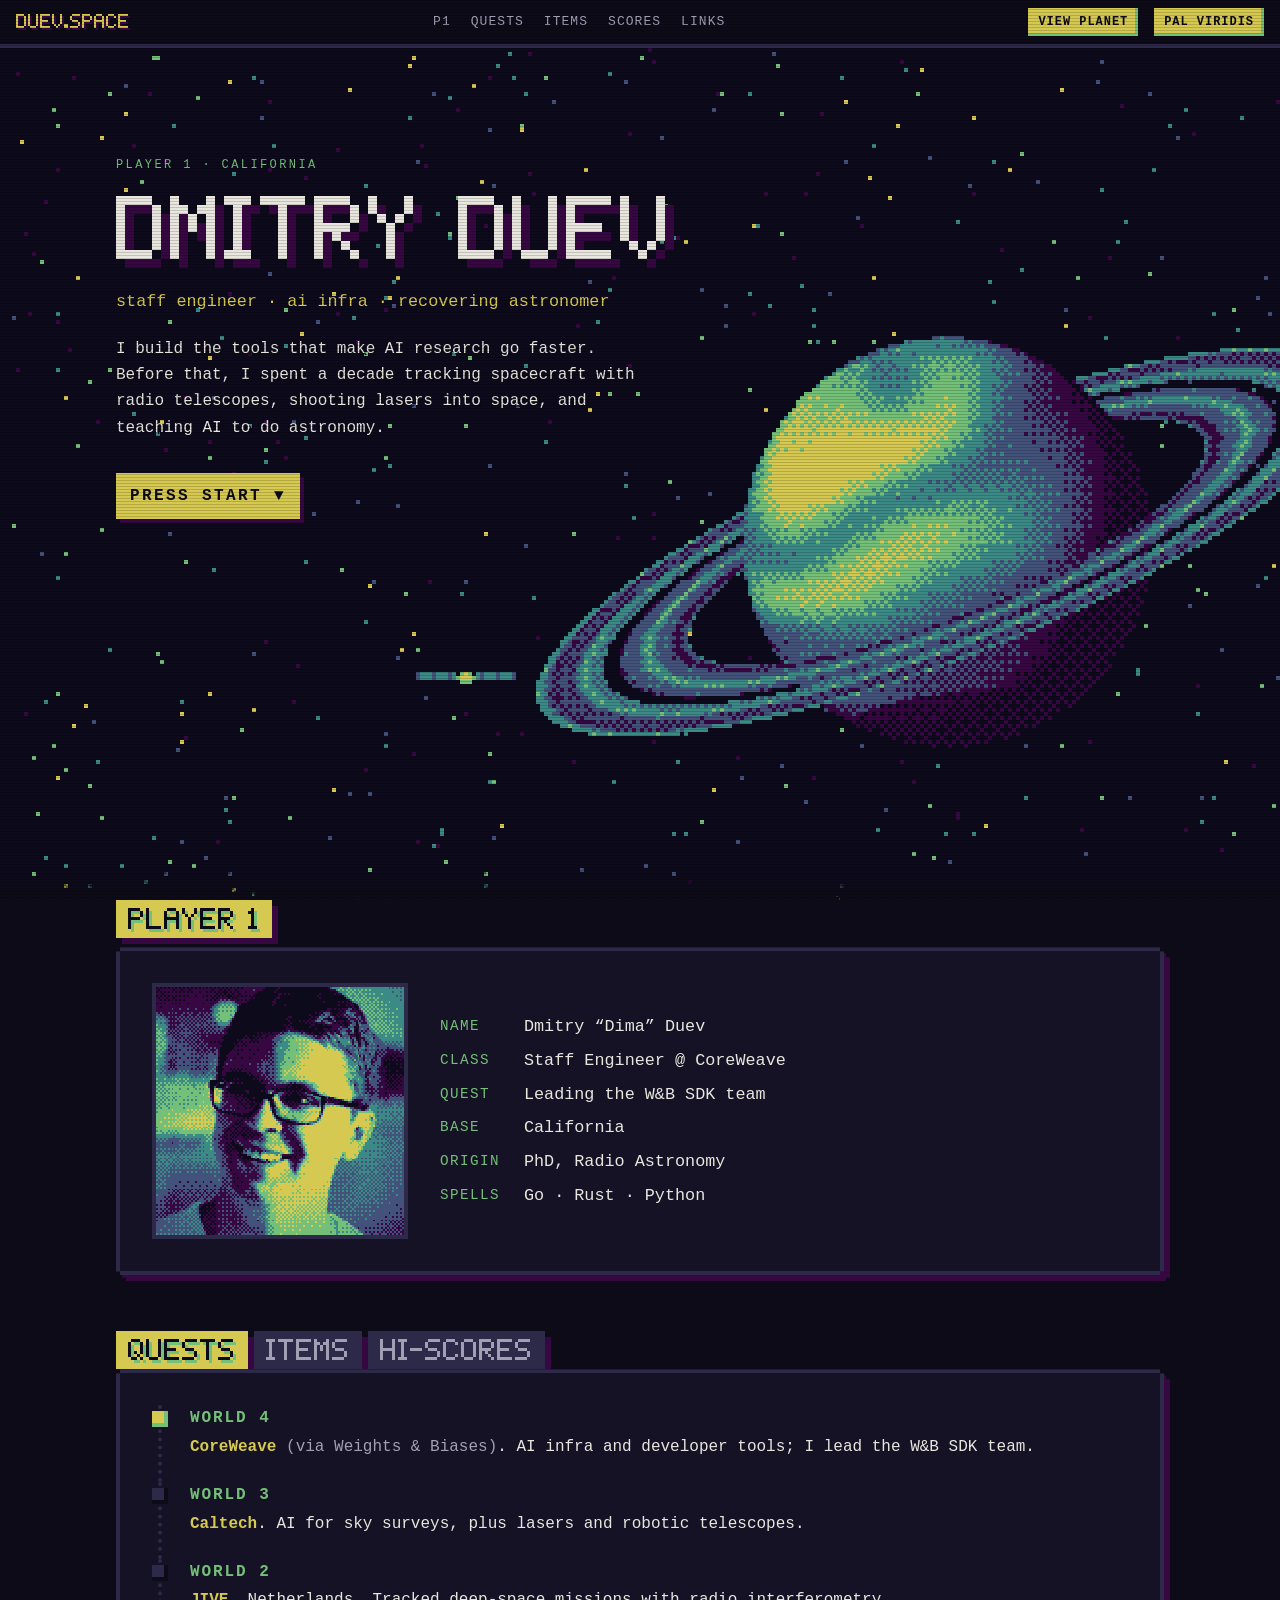
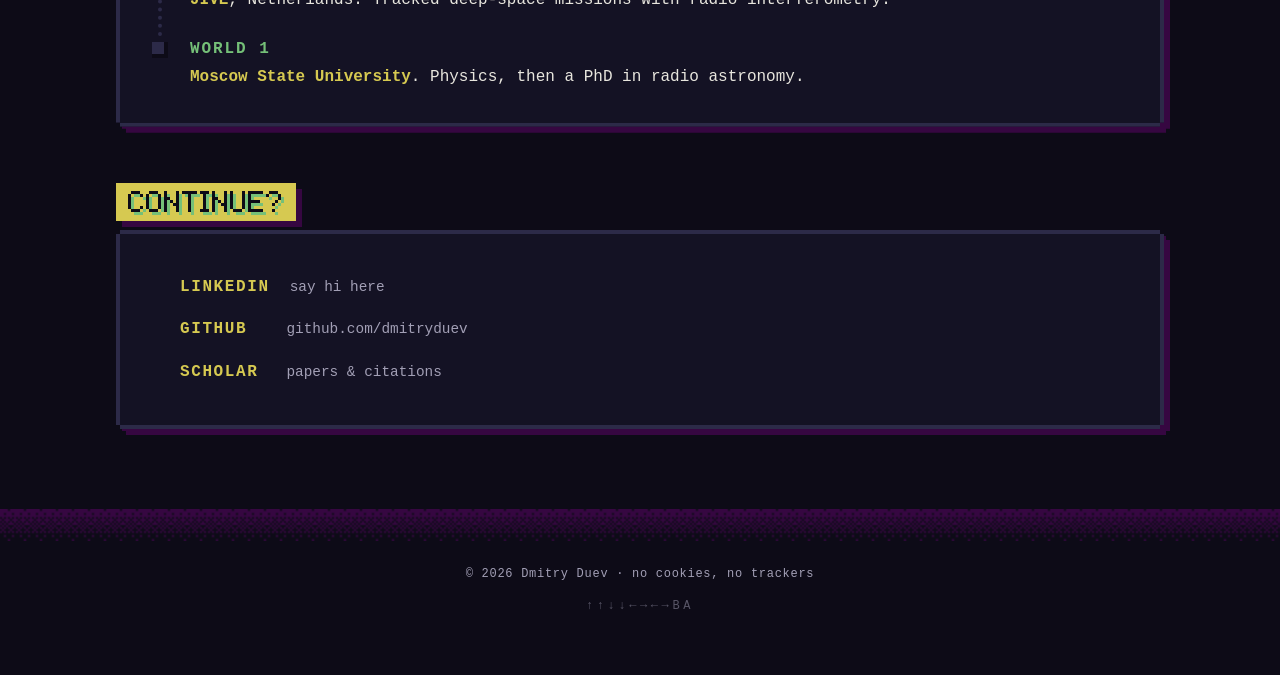
<file: public/index.html>
<!doctype html>
<html lang="en" data-pal="viridis">
<head>
<meta charset="utf-8">
<meta name="viewport" content="width=device-width, initial-scale=1">
<title>Dmitry Duev · duev.space</title>
<meta name="description" content="Dmitry Duev: Staff Engineer at CoreWeave, leading the W&amp;B SDK team. Recovering astronomer.">
<meta name="author" content="Dmitry Duev">
<meta name="theme-color" content="#0d0b17">
<meta property="og:type" content="website">
<meta property="og:url" content="https://duev.space/">
<meta property="og:title" content="Dmitry Duev · duev.space">
<meta property="og:description" content="I build the tools that make AI research go faster. Recovering astronomer.">
<meta property="og:image" content="https://duev.space/static/img/og.png">
<meta name="twitter:card" content="summary_large_image">
<link rel="icon" href="static/img/favicon.svg" type="image/svg+xml">
<link rel="icon" href="static/img/favicon-32.png" sizes="32x32" type="image/png">
<link rel="apple-touch-icon" href="static/img/icon-180.png">
<link rel="stylesheet" href="static/css/site.css">
<script src="static/js/pal.js"></script>
<script src="static/js/site.js" defer></script>
</head>
<body>

<header class="hud">
  <a class="hud-logo" href="#top"><span class="px" data-scale="2" data-min="2">DUEV.SPACE</span></a>
  <nav class="hud-nav" aria-label="Sections">
    <a href="#p1">P1</a>
    <a href="#quests">QUESTS</a>
    <a href="#items">ITEMS</a>
    <a href="#scores">SCORES</a>
    <a href="#links">LINKS</a>
  </nav>
  <button class="hud-btn" id="view" type="button" title="Switch view">VIEW <b id="view-name">PLANET</b></button>
  <button class="hud-btn" id="pal" type="button" title="Swap palette">PAL <b id="pal-name">VIRIDIS</b></button>
</header>

<main id="top">

<section class="hero" aria-label="Intro">
  <canvas id="sky" aria-hidden="true"></canvas>
  <div class="hero-in">
    <p class="kicker">PLAYER 1 · CALIFORNIA</p>
    <h1 class="px title" data-scale="9" data-min="4">DMITRY DUEV</h1>
    <p class="tag">staff engineer · ai infra · recovering astronomer</p>
    <p class="lede">I build the tools that make AI research go faster. Before that, I spent a decade
      tracking spacecraft with radio telescopes, shooting lasers into space, and teaching AI to do astronomy.</p>
    <a class="start" href="#p1">PRESS START <span aria-hidden="true">▼</span></a>
  </div>
  <div class="fade" aria-hidden="true"></div>
</section>

<section class="sec" id="p1">
  <h2 class="px tab" data-scale="3" data-min="2">PLAYER 1</h2>
  <div class="win p1">
    <figure class="portrait">
      <img id="portrait" src="static/img/portrait.png" width="128" height="128" alt="Dithered pixel-art portrait of Dmitry">
    </figure>
    <div>
      <dl class="stats">
        <dt>NAME</dt><dd>Dmitry “Dima” Duev</dd>
        <dt>CLASS</dt><dd>Staff Engineer @ CoreWeave</dd>
        <dt>QUEST</dt><dd>Leading the W&amp;B SDK team</dd>
        <dt>BASE</dt><dd>California</dd>
        <dt>ORIGIN</dt><dd>PhD, Radio Astronomy</dd>
        <dt>SPELLS</dt><dd>Go · Rust · Python</dd>
      </dl>
    </div>
  </div>
</section>

<section class="sec" id="log" aria-label="Quests, items and scores">
  <div class="tabs" role="tablist" aria-label="Log">
    <button class="px tab" role="tab" id="tab-quests" aria-controls="quests" aria-selected="true" data-scale="3" data-scale-sm="2" data-min="2">QUESTS</button>
    <button class="px tab" role="tab" id="tab-items" aria-controls="items" aria-selected="false" data-scale="3" data-scale-sm="2" data-min="2">ITEMS</button>
    <button class="px tab" role="tab" id="tab-scores" aria-controls="scores" aria-selected="false" data-scale="3" data-scale-sm="2" data-min="2">HI-SCORES</button>
  </div>
  <div class="win">
    <div class="panel" id="quests" role="tabpanel" aria-labelledby="tab-quests">
      <ol class="quests">
        <li class="q now">
          <span class="world">WORLD 4</span>
          <p><b>CoreWeave</b> <span class="dim">(via Weights &amp; Biases)</span>. AI infra and developer tools; I lead the W&amp;B SDK team.</p>
        </li>
        <li class="q">
          <span class="world">WORLD 3</span>
          <p><b>Caltech</b>. AI for sky surveys, plus lasers and robotic telescopes.</p>
        </li>
        <li class="q">
          <span class="world">WORLD 2</span>
          <p><b>JIVE</b>, Netherlands. Tracked deep-space missions with radio interferometry.</p>
        </li>
        <li class="q">
          <span class="world">WORLD 1</span>
          <p><b>Moscow State University</b>. Physics, then a PhD in radio astronomy.</p>
        </li>
      </ol>
    </div>
    <div class="panel" id="items" role="tabpanel" aria-labelledby="tab-items">
      <p class="intro">Some cool stuff I’ve built:</p>
      <ul class="items">
        <li><a class="item" href="https://github.com/wandb/wandb">
          <canvas class="spr" data-spr="term" width="12" height="12" aria-hidden="true"></canvas>
          <span><b>LEET</b><span>Terminal UI for your W&amp;B runs.</span></span></a></li>
        <li><a class="item" href="https://github.com/wandb/wandb">
          <canvas class="spr" data-spr="chip" width="12" height="12" aria-hidden="true"></canvas>
          <span><b>wandb-core</b><span>The Go engine inside the W&amp;B SDK.</span></span></a></li>
        <li><a class="item" href="https://github.com/wandb/wandb">
          <canvas class="spr" data-spr="pulse" width="12" height="12" aria-hidden="true"></canvas>
          <span><b>System metrics</b><span>GPU/TPU monitoring in Go and Rust.</span></span></a></li>
        <li><a class="item" href="https://github.com/dmitryduev/tails">
          <canvas class="spr" data-spr="comet" width="12" height="12" aria-hidden="true"></canvas>
          <span><b>Tails</b><span>Found the first comet discovered with AI.</span></span></a></li>
        <li><a class="item" href="https://github.com/dmitryduev/DeepStreaks">
          <canvas class="spr" data-spr="rock" width="12" height="12" aria-hidden="true"></canvas>
          <span><b>DeepStreaks</b><span>Hunts near-Earth asteroids.</span></span></a></li>
        <li><a class="item" href="https://github.com/dmitryduev/braai">
          <canvas class="spr" data-spr="flame" width="12" height="12" aria-hidden="true"></canvas>
          <span><b>braai</b><span>Tells real cosmic events from bogus ones.</span></span></a></li>
        <li><a class="item" href="https://github.com/skyportal/kowalski">
          <canvas class="spr" data-spr="penguin" width="12" height="12" aria-hidden="true"></canvas>
          <span><b>Kowalski</b><span>Sky-survey archive and alert broker.</span></span></a></li>
        <li><a class="item" href="https://github.com/fritz-marshal/fritz">
          <canvas class="spr" data-spr="scope" width="12" height="12" aria-hidden="true"></canvas>
          <span><b>Fritz</b><span>Data platform for the Zwicky Transient Facility.</span></span></a></li>
      </ul>
    </div>
    <div class="panel" id="scores" role="tabpanel" aria-labelledby="tab-scores">
      <table class="scores">
        <thead><tr><th scope="col">RANK</th><th scope="col">SCORE</th><th scope="col">UNIT</th></tr></thead>
        <tbody>
          <tr><td>1ST</td><td class="n" data-n="13709">13,709</td><td>citations<small>Google Scholar · 13 Nov 2026</small></td></tr>
          <tr><td>2ND</td><td class="n" data-n="200" data-suffix="+">200+</td><td>publications<small>CV · Sep 2026</small></td></tr>
          <tr><td>3RD</td><td class="n" data-n="113">113</td><td>papers cited 10+ times<small>Google Scholar · 13 Nov 2026</small></td></tr>
          <tr><td>4TH</td><td class="n" data-n="100" data-suffix="+">100+</td><td>asteroids discovered<small>CV · Sep 2026</small></td></tr>
          <tr><td>5TH</td><td class="n" data-n="60" data-suffix="+">60+</td><td>talks, incl. an ICML keynote<small>CV · Sep 2026</small></td></tr>
          <tr><td>6TH</td><td class="n" data-n="55">55</td><td>h-index<small>Google Scholar · 13 Nov 2026</small></td></tr>
          <tr><td>7TH</td><td class="n" data-n="1">1</td><td>comet found with AI<small>CV · Sep 2026</small></td></tr>
        </tbody>
      </table>
    </div>
  </div>
</section>

<section class="sec" id="links">
  <h2 class="px tab" data-scale="3" data-min="2">CONTINUE?</h2>
  <div class="win">
    <ul class="menu">
      <li><a href="https://www.linkedin.com/in/dmitryduev/"><b>LINKEDIN</b><span>say hi here</span></a></li>
      <li><a href="https://github.com/dmitryduev"><b>GITHUB</b><span>github.com/dmitryduev</span></a></li>
      <li><a href="https://scholar.google.com/citations?user=wkeIw9IAAAAJ"><b>SCHOLAR</b><span>papers &amp; citations</span></a></li>
    </ul>
  </div>
</section>

</main>

<footer class="foot">
  <p>© 2026 Dmitry Duev · no cookies, no trackers</p>
  <p class="dim konami" aria-hidden="true">↑↑↓↓←→←→BA</p>
</footer>

<div class="toast" id="toast" role="status" aria-live="polite"></div>
</body>
</html>
</file>
<file: public/static/css/site.css>
/* duev.space: 8-bit, dithered, spacey. No build step, no dependencies. */

/* ---- palettes: --r0..--r5 is the dither ramp (dark → light) ---- */
[data-pal="viridis"], :root {
  --r0: #0d0a1c; --r1: #360741; --r2: #42527a; --r3: #3b8a86; --r4: #75c078; --r5: #d6c951;
  --bg: #0d0b17; --panel: #141224; --line: #2c2a48; --ink: #e8e6de; --dim: #a29fb5;
  --a1: #d6c951; --a2: #75c078; --a3: #360741; --hi: #3b8a86;
}
[data-pal="graphite"] {
  --r0: #0e0e10; --r1: #2b2b30; --r2: #4f4f56; --r3: #85858c; --r4: #bdbdc2; --r5: #ebebeb;
  --bg: #0e0e10; --panel: #161618; --line: #2e2e34; --ink: #e6e6e6; --dim: #9a9aa1;
  --a1: #d6c951; --a2: #75c078; --a3: #34343b; --hi: #3b8a86;
}

:root {
  --mono: ui-monospace, "SF Mono", "JetBrains Mono", "Cascadia Mono", Menlo, Consolas, monospace;
  --b: 4px;          /* one "fat pixel" */
  --hud: 48px;
  color-scheme: dark;
}

*, *::before, *::after { box-sizing: border-box; }
html { scroll-behavior: smooth; scroll-padding-top: calc(var(--hud) + 16px); -webkit-text-size-adjust: 100%; }
body {
  margin: 0; background: var(--bg); color: var(--ink);
  font: 15px/1.65 var(--mono);
  overflow-x: hidden;
}
@media (min-width: 720px) { body { font-size: 16px; } }

/* faint CRT scanlines */
body::after {
  content: ""; position: fixed; inset: 0; pointer-events: none; z-index: 50;
  background: repeating-linear-gradient(to bottom, rgb(0 0 0 / .16) 0 1px, transparent 1px 3px);
}

a { color: var(--a1); text-decoration: none; }
a:hover { color: var(--ink); background: var(--a3); }
:focus-visible { outline: 2px dashed var(--a1); outline-offset: 3px; }
::selection { background: var(--a1); color: var(--bg); }
b { color: var(--a1); font-weight: 700; }
code { color: var(--hi); font-family: inherit; }
.dim { color: var(--dim); }
p { margin: 0 0 1em; }

/* ---- pixel-font text (rendered to <canvas> by site.js) ---- */
.px { font: 700 1.5em/1.2 var(--mono); letter-spacing: .06em; text-transform: uppercase; margin: 0; --px-shadow: var(--a3); }
.px.on { line-height: 0; }
.px canvas { display: block; image-rendering: pixelated; }
.sr { position: absolute; width: 1px; height: 1px; overflow: hidden; clip-path: inset(50%); white-space: nowrap; }

/* ---- HUD ---- */
.hud {
  position: sticky; top: 0; z-index: 40; height: var(--hud);
  display: flex; align-items: center; gap: 16px; padding: 0 16px;
  background: var(--bg); border-bottom: var(--b) solid var(--line);
}
.hud-logo { color: var(--a1); --px-shadow: transparent; flex: none; }
.hud-logo:hover { background: none; }
.hud-logo .px { font-size: 14px; --px-shadow: var(--a3); }
.hud-nav { display: flex; gap: 4px; overflow-x: auto; min-width: 0; flex: 1; scrollbar-width: none; justify-content: center; }
.hud-nav::-webkit-scrollbar { display: none; }
.hud-nav a { padding: 2px 8px; font-size: 13px; letter-spacing: .08em; color: var(--dim); white-space: nowrap; }
.hud-nav a:hover { color: var(--bg); background: var(--a1); }
.hud-btn {
  flex: none; font: 700 12px/1 var(--mono); letter-spacing: .08em; cursor: pointer;
  color: var(--bg); background: var(--a1); border: 0; padding: 8px 10px;
  box-shadow: inset -3px -3px 0 var(--a2);
}
.hud-btn b { color: inherit; }
.hud-btn:active { box-shadow: inset 3px 3px 0 var(--a2); }
@media (max-width: 560px) {
  .hud { gap: 8px; }
  .hud-logo { display: none; }
  .hud-nav { justify-content: flex-start; }
  .hud-btn b { display: none; }
}

/* ---- hero ---- */
.hero { position: relative; min-height: calc(100svh - var(--hud)); display: flex; align-items: flex-start; overflow: hidden; }
#sky { position: absolute; inset: 0; width: 100%; height: 100%; image-rendering: pixelated; }
.hero-in { position: relative; z-index: 1; width: 100%; max-width: 1080px; margin: 0 auto; padding: clamp(40px, 12vh, 140px) 16px 120px; }
.kicker { color: var(--a2); letter-spacing: .2em; font-size: 12px; margin-bottom: 20px; }
.title { font-size: 3em; margin-bottom: 20px; color: var(--ink); --px-shadow: var(--a3); }
.tag { color: var(--a1); font-size: 1.05em; margin-bottom: 20px; }
.lede { max-width: 34em; color: var(--ink); text-shadow: 2px 2px 0 var(--bg); }
.start {
  display: inline-block; margin-top: 16px; padding: 10px 14px; font-weight: 700; letter-spacing: .15em;
  color: var(--bg); background: var(--a1); box-shadow: 4px 4px 0 var(--a3);
}
.start:hover { color: var(--bg); background: var(--ink); }
.fade { position: absolute; left: 0; right: 0; bottom: 0; height: 32px; background: var(--dither-bg) repeat-x bottom / 16px 32px; }
/* the intro settles in, one line after another */
.hero-in > * { animation: rise 1.4s cubic-bezier(.2, .7, .2, 1) backwards; }
.hero-in > :nth-child(2) { animation-delay: .25s; }
.hero-in > :nth-child(3) { animation-delay: .6s; }
.hero-in > :nth-child(4) { animation-delay: .95s; }
.hero-in > :nth-child(5) { animation-delay: 1.5s; }
@keyframes rise { from { opacity: 0; transform: translateY(8px); } }

/* ---- windows ---- */
.sec { max-width: 1080px; margin: 0 auto 56px; padding: 0 16px; filter: drop-shadow(6px 6px 0 var(--a3)); }
.sec:first-of-type { margin-top: 24px; }
.tab { display: inline-block; font-size: 18px; background: var(--a1); color: var(--bg); padding: 8px 12px 6px; --px-shadow: var(--a2); }

/* tabbed window: quests / items / hi-scores */
.tabs { display: flex; flex-wrap: wrap; gap: 6px; }
button.tab { appearance: none; border: 0; margin: 0; cursor: pointer; }
.tab[aria-selected="false"] { background: var(--line); color: var(--dim); --px-shadow: transparent; }
.tab[aria-selected="false"]:hover { color: var(--ink); }
@media (max-width: 560px) { button.tab { padding: 6px 10px 4px; } }
.win {
  position: relative; background: var(--panel); border: var(--b) solid var(--line);
  padding: clamp(16px, 4vw, 32px);
  clip-path: polygon(0 var(--b), var(--b) var(--b), var(--b) 0, calc(100% - var(--b)) 0,
    calc(100% - var(--b)) var(--b), 100% var(--b), 100% calc(100% - var(--b)),
    calc(100% - var(--b)) calc(100% - var(--b)), calc(100% - var(--b)) 100%, var(--b) 100%,
    var(--b) calc(100% - var(--b)), 0 calc(100% - var(--b)));
}
.win > :last-child { margin-bottom: 0; }

/* player 1 */
.p1 { display: grid; gap: 32px; grid-template-columns: 1fr; }
@media (min-width: 760px) { .p1 { grid-template-columns: 256px 1fr; } }
.portrait { margin: 0; }
.portrait img {
  display: block; width: 256px; height: 256px; max-width: 100%; height: auto; aspect-ratio: 1;
  image-rendering: pixelated; border: var(--b) solid var(--line); background: var(--r0);
}
.p1 > div { align-self: center; }
.stats { display: grid; grid-template-columns: max-content 1fr; gap: 6px 24px; margin: 0; font-size: 1.05em; }
.stats dt { color: var(--a2); letter-spacing: .1em; font-size: .85em; line-height: 1.95; }
.stats dd { margin: 0; }

/* quest log */
.quests { list-style: none; margin: 0; padding: 0; }
.q { position: relative; padding: 0 0 22px 28px; border-left: var(--b) dotted var(--line); margin-left: 6px; }
.q:last-child { padding-bottom: 0; border-left-color: transparent; }
.q::before { content: ""; position: absolute; left: -10px; top: 6px; width: 16px; height: 16px; background: var(--line); box-shadow: inset -4px -4px 0 var(--bg); }
.q.now::before { background: var(--a1); box-shadow: inset -4px -4px 0 var(--a2); }
.world { font-weight: 700; letter-spacing: .12em; color: var(--a2); }
.q p { margin: 2px 0 0; }

/* inventory */
.intro { color: var(--dim); }
.items { list-style: none; margin: 0; padding: 0; display: grid; gap: 12px; grid-template-columns: repeat(auto-fill, minmax(min(100%, 240px), 1fr)); }
.item {
  display: flex; gap: 14px; align-items: flex-start; height: 100%; padding: 14px;
  color: var(--ink); background: var(--bg); border: 2px solid var(--line);
  transition: transform .08s steps(2), box-shadow .08s steps(2);
}
.item:hover, .item:focus-visible { background: var(--bg); color: var(--ink); border-color: var(--a1); transform: translate(-3px, -3px); box-shadow: 3px 3px 0 var(--a1); }
.item > span { display: flex; flex-direction: column; gap: 2px; font-size: .9em; }
.item > span > span { color: var(--dim); }
.spr { flex: none; width: 48px; height: 48px; image-rendering: pixelated; }

/* hi-scores */
.scores { width: 100%; border-collapse: collapse; font-size: 1.05em; }
.scores th { text-align: left; font-size: .75em; letter-spacing: .15em; color: var(--dim); padding: 0 12px 10px 0; font-weight: 400; }
.scores td { padding: 6px 12px 6px 0; vertical-align: baseline; }
.scores td:first-child { font-weight: 700; width: 4.5em; }
.scores .n { font-weight: 700; text-align: right; width: 7ch; font-variant-numeric: tabular-nums; }
.scores th:nth-child(2) { text-align: right; }
.scores tbody tr:nth-child(1) td { color: var(--r5); }
.scores tbody tr:nth-child(2) td { color: var(--a1); }
.scores tbody tr:nth-child(3) td { color: var(--a2); }
.scores tbody tr:nth-child(4) td { color: var(--hi); }
.scores tbody tr:nth-child(5) td,
.scores tbody tr:nth-child(6) td { color: var(--dim); }
.scores td:last-child { color: var(--ink) !important; font-size: .85em; }
.scores small { display: block; color: var(--dim); opacity: .6; font-size: .78em; letter-spacing: .02em; }
.scores tbody tr:nth-child(7) td { color: var(--dim); }

/* continue menu */
.menu { list-style: none; margin: 0; padding: 0; }
.menu a { display: flex; flex-wrap: wrap; gap: 0 20px; align-items: baseline; padding: 8px 8px 8px 28px; position: relative; color: var(--ink); }
.menu a b { min-width: 9ch; letter-spacing: .1em; }
.menu a span { color: var(--dim); font-size: .9em; }
.menu a::before { content: "▶"; position: absolute; left: 6px; color: var(--a1); visibility: hidden; }
.menu a:hover, .menu a:focus-visible { background: var(--a3); }
.menu a:hover::before, .menu a:focus-visible::before { visibility: visible; }
.menu a:hover span { color: var(--ink); }

/* footer */
.foot { text-align: center; padding: 24px 16px 48px; color: var(--dim); font-size: 12px; letter-spacing: .06em; }
.foot::before { content: ""; display: block; height: 32px; margin: 0 -16px 24px; background: var(--dither-a3) repeat-x top / 16px 32px; transform: scaleY(-1); }
.konami { letter-spacing: .3em; opacity: .5; }

/* toast */
.toast {
  position: fixed; left: 50%; bottom: 24px; z-index: 60; transform: translate(-50%, calc(100% + 32px)); visibility: hidden;
  padding: 10px 16px; font-weight: 700; letter-spacing: .12em; font-size: 13px; white-space: nowrap;
  color: var(--bg); background: var(--a1); box-shadow: 4px 4px 0 var(--a3);
  transition: transform .2s steps(4), visibility 0s .2s;
}
.toast.show { transform: translate(-50%, 0); visibility: visible; transition: transform .2s steps(4); }

/* 404 */
.over { min-height: calc(100svh - var(--hud)); display: grid; place-content: center; text-align: center; gap: 24px; padding: 16px; }
.over .px { color: var(--a2); justify-self: center; }
.over .count { font-size: 2em; color: var(--a1); }

@media (prefers-reduced-motion: reduce) {
  html { scroll-behavior: auto; }
  *, *::before, *::after { animation: none !important; transition: none !important; }
}
</file>
